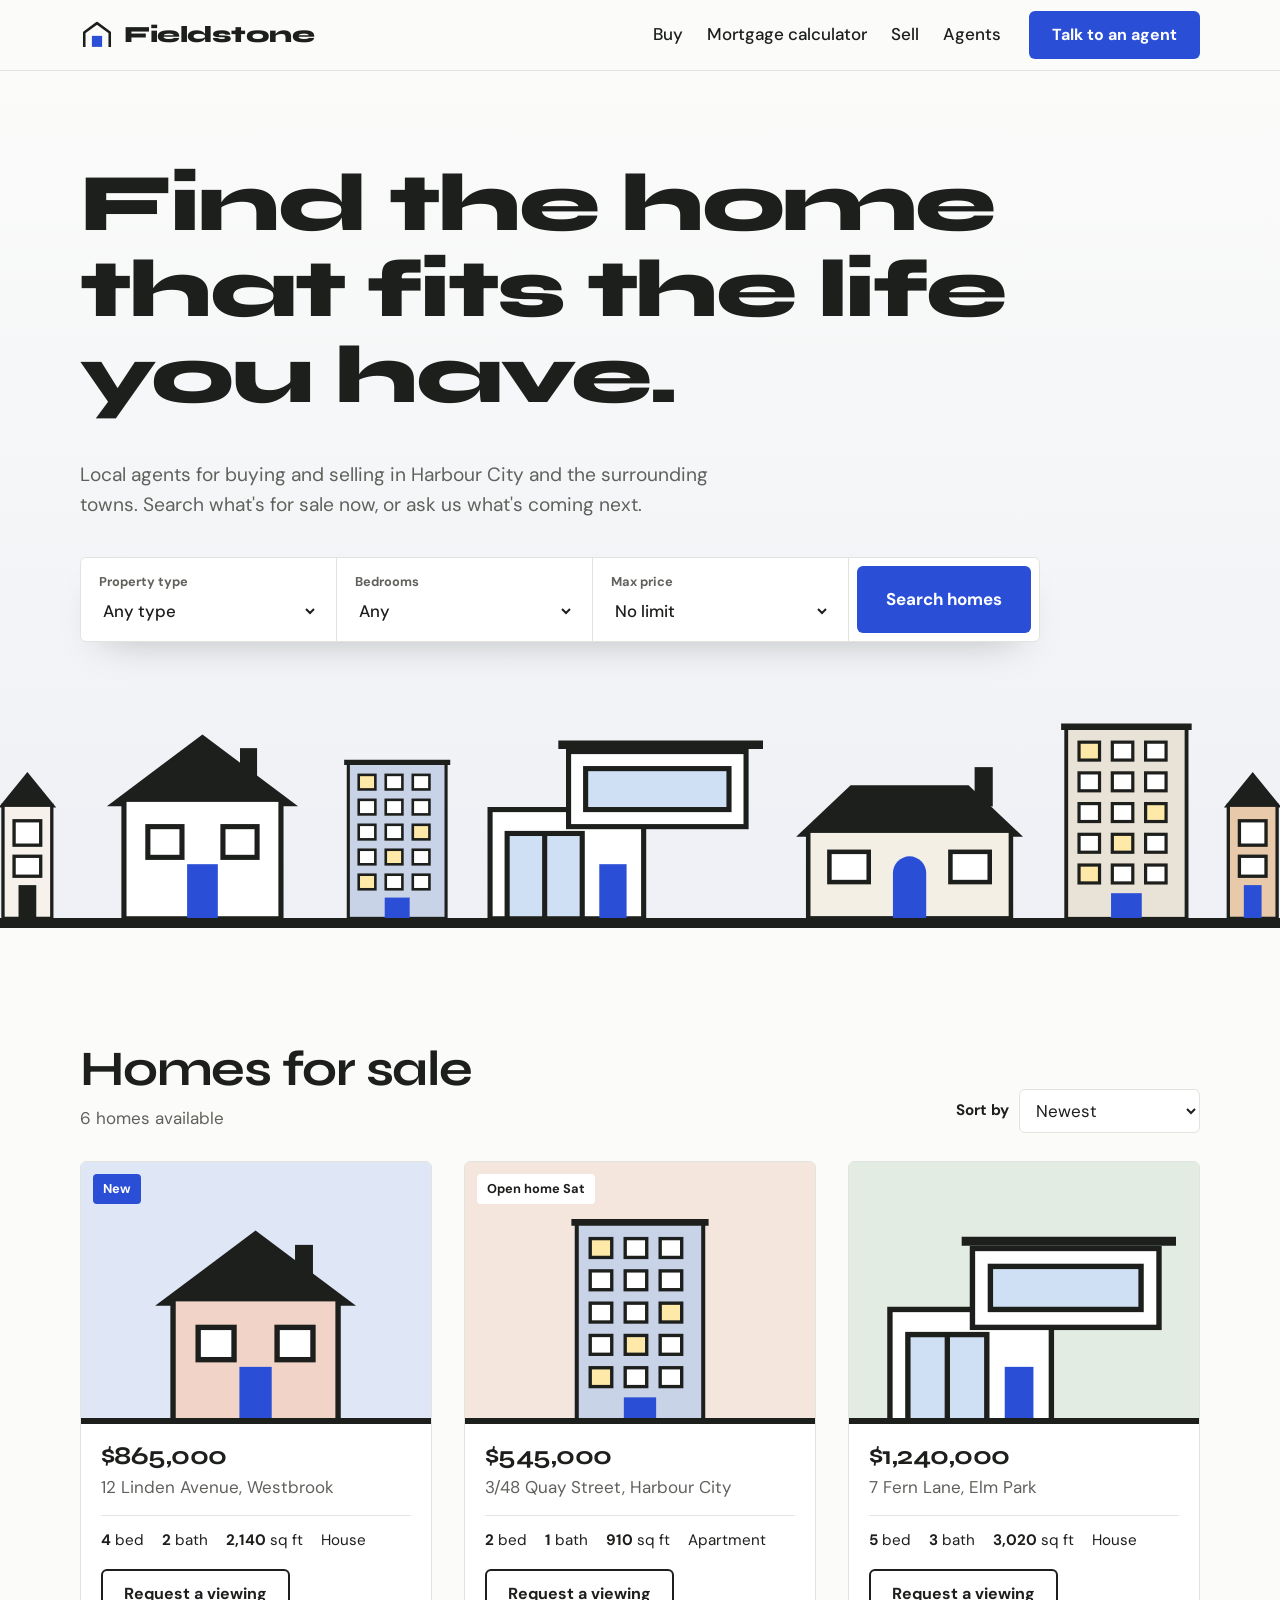
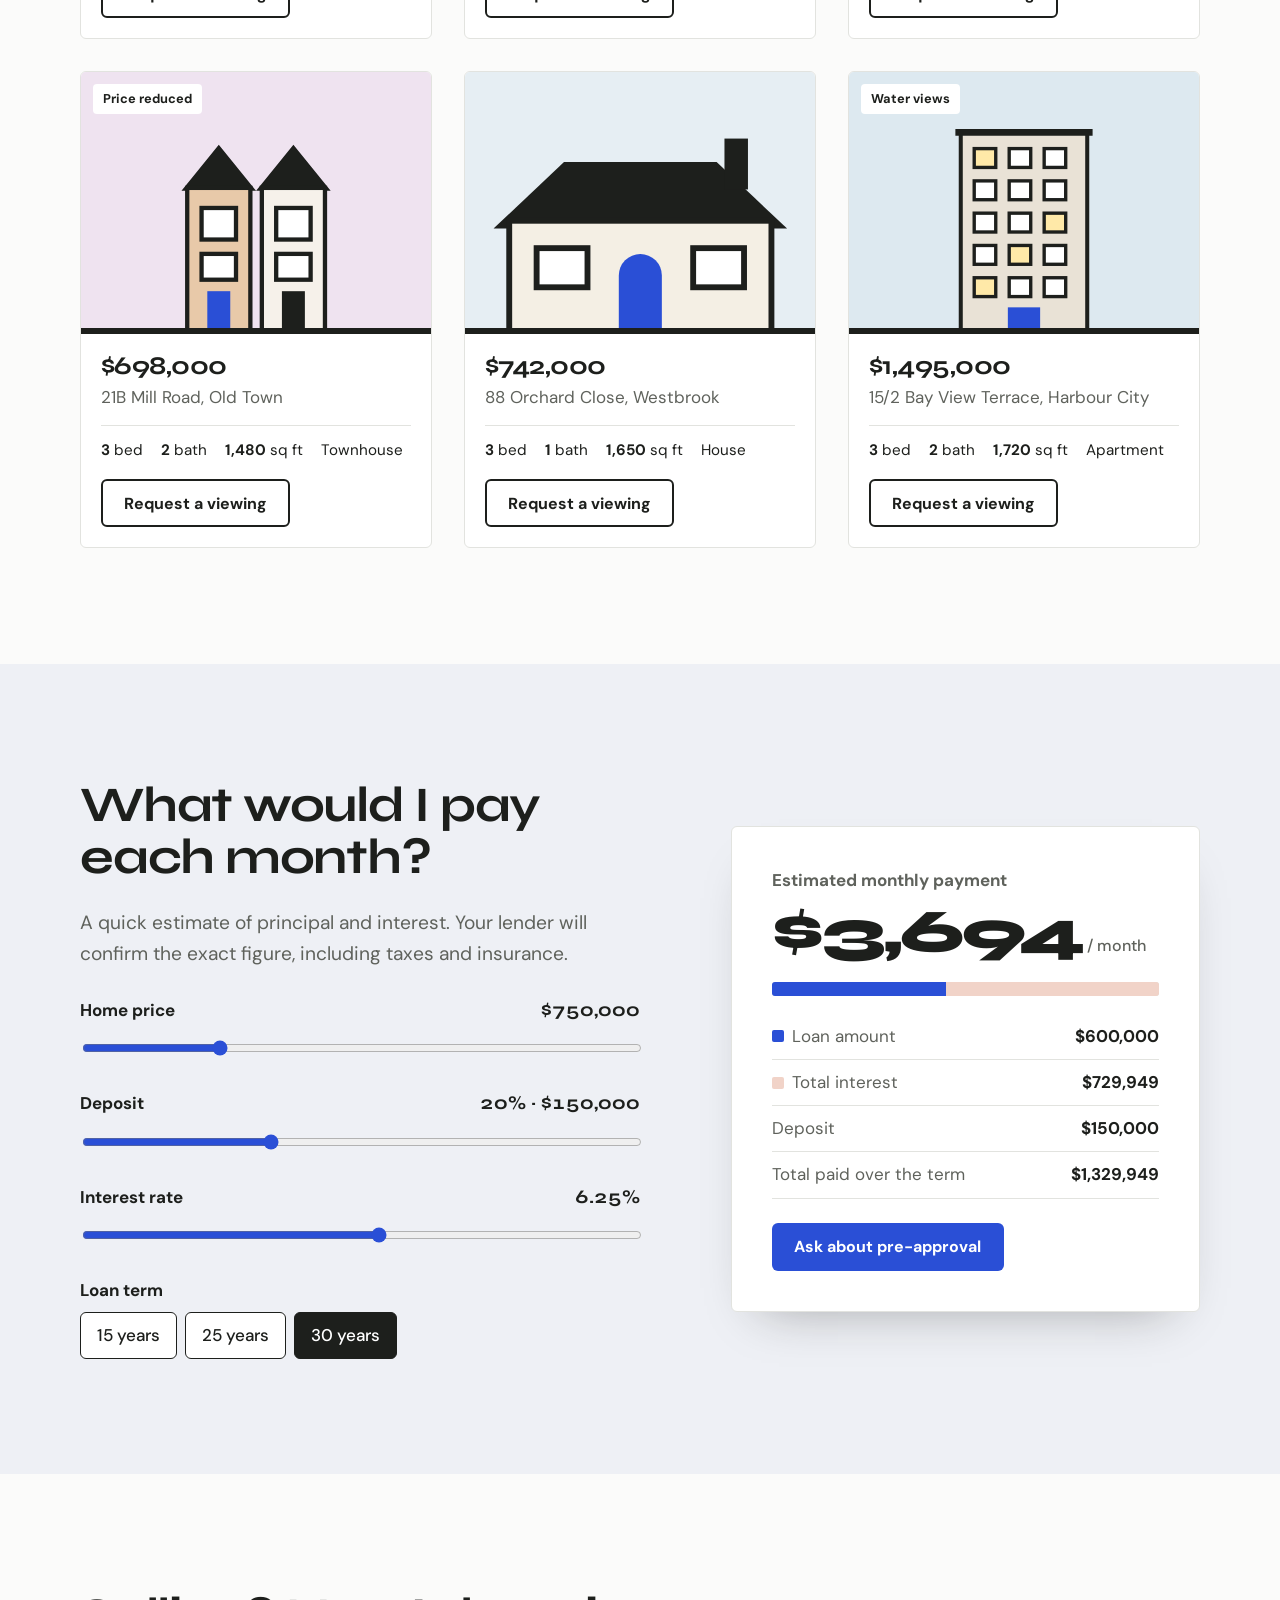
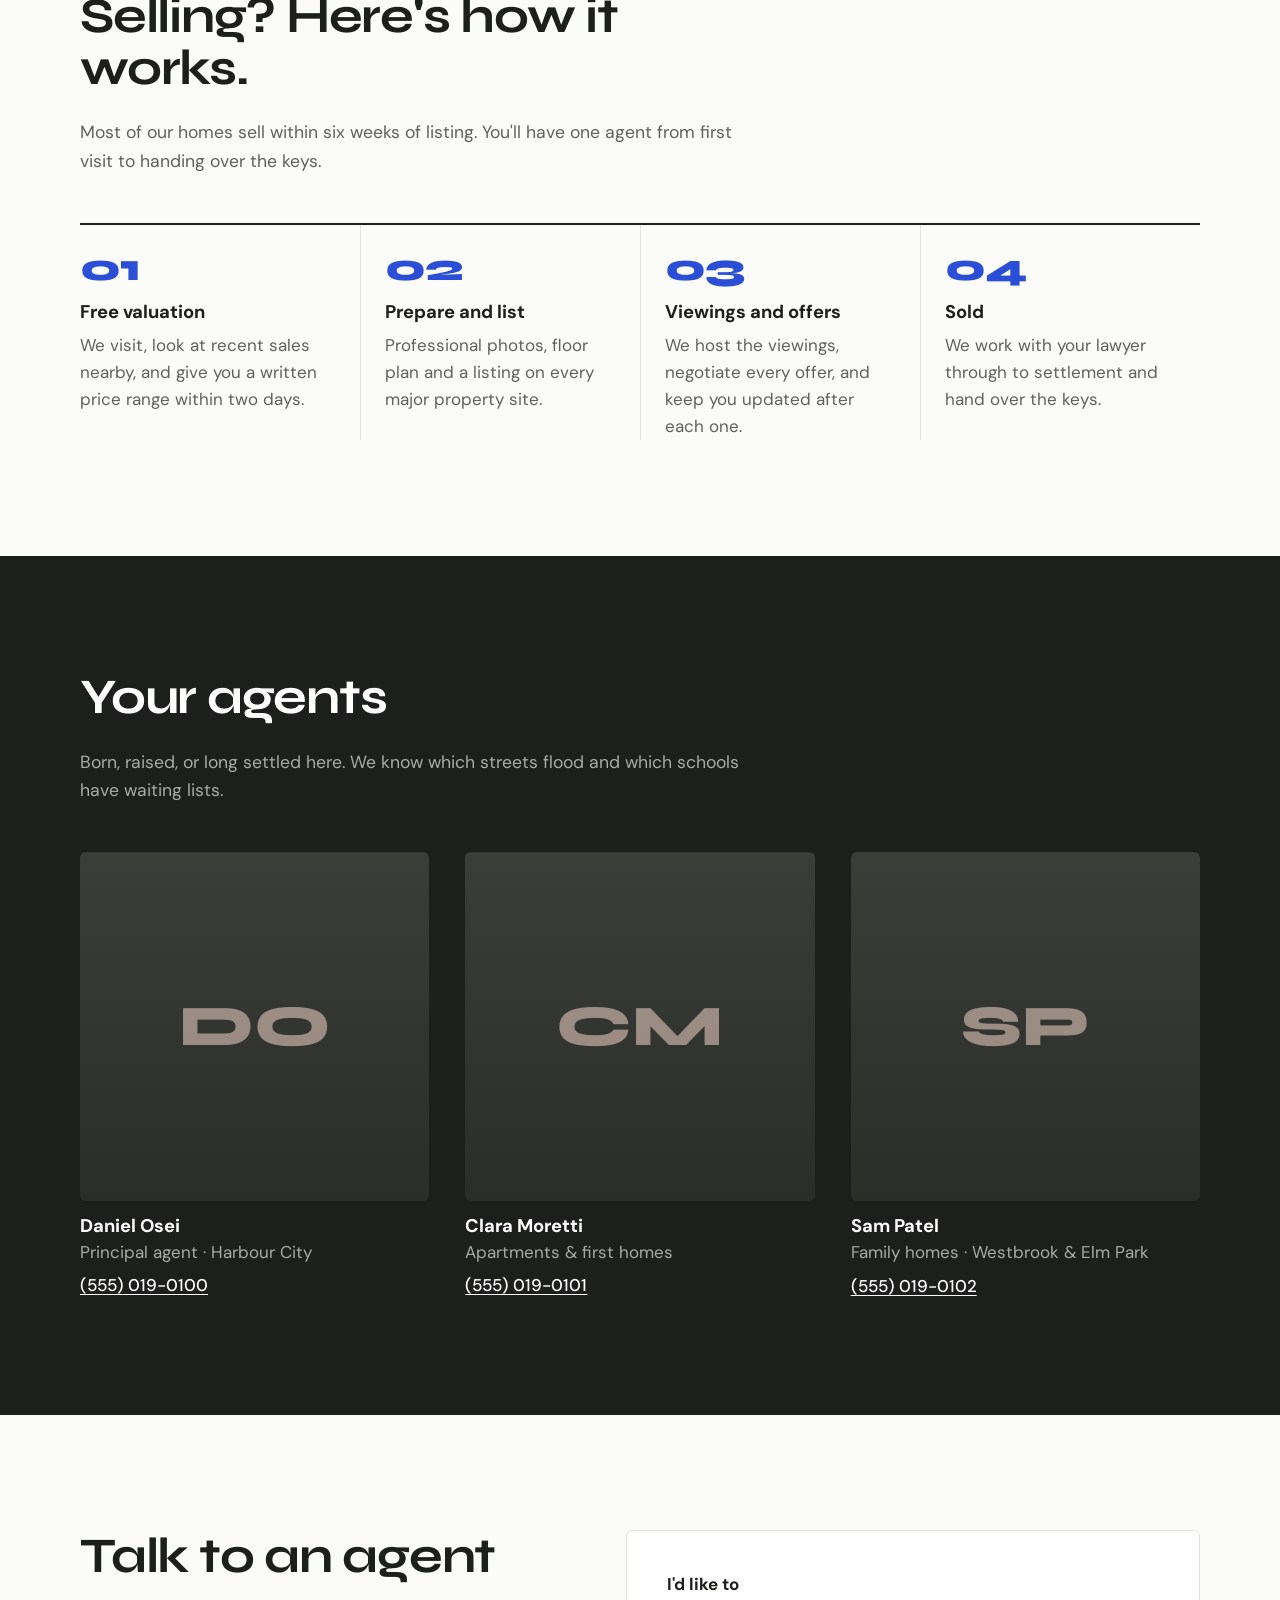
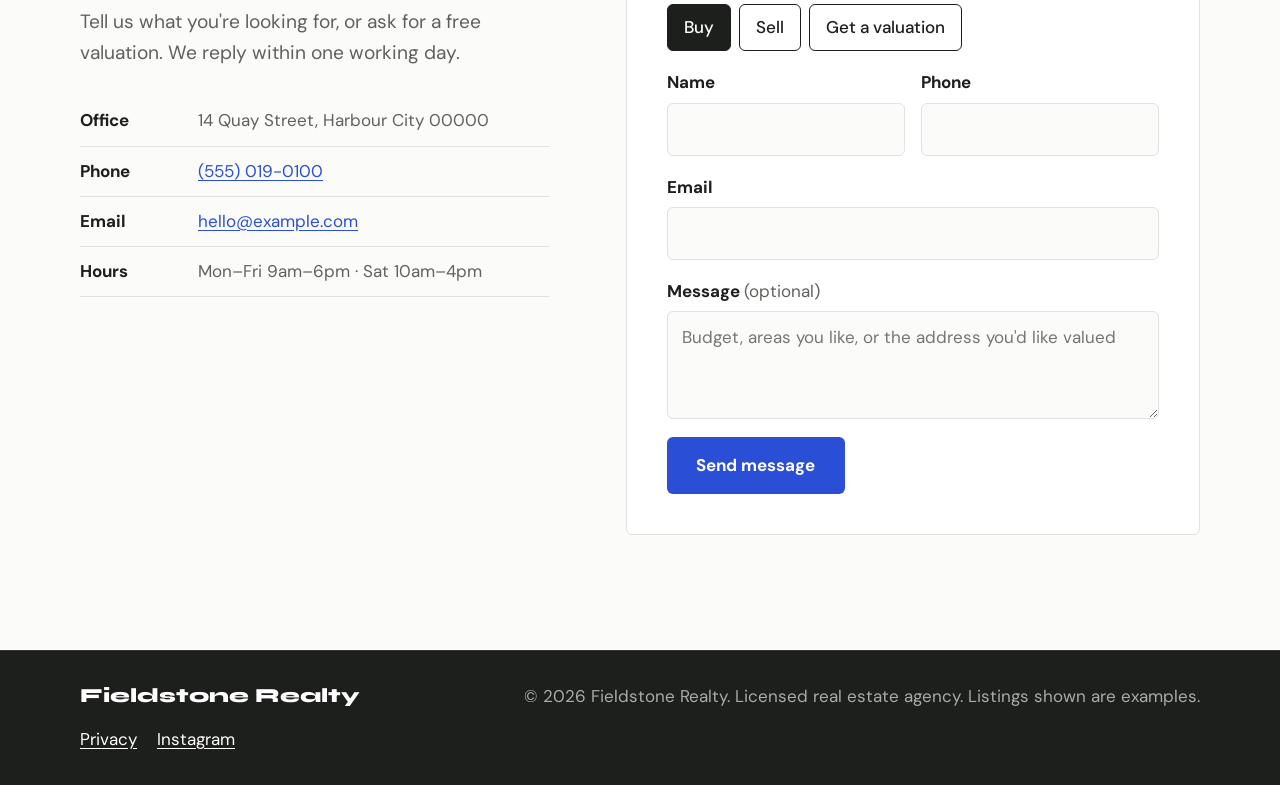
<file: fieldstone-realty/index.html>
<!doctype html>
<html lang="en">
<head>
  <meta charset="utf-8">
  <meta name="viewport" content="width=device-width, initial-scale=1">
  <title>Fieldstone Realty — Homes for Sale & Local Real Estate Agents</title>
  <meta name="description" content="Browse homes for sale, work out your monthly payment, and book a viewing with a local agent.">
  <link rel="preconnect" href="https://fonts.googleapis.com">
  <link rel="preconnect" href="https://fonts.gstatic.com" crossorigin>
  <link href="https://fonts.googleapis.com/css2?family=DM+Sans:opsz,wght@9..40,400;9..40,500;9..40,700&family=Syne:wght@600;700;800&display=swap" rel="stylesheet">
  <link rel="stylesheet" href="assets/css/style.css">
  <link rel="icon" href="assets/img/favicon.svg" type="image/svg+xml">
</head>
<body>

<a class="skip-link" href="#main">Skip to content</a>

<!-- ============ HEADER ============ -->
<header class="site-header">
  <div class="wrap header-inner">
    <a class="brand" href="#top" aria-label="Fieldstone Realty, home">
      <svg class="brand-mark" viewBox="0 0 40 40" aria-hidden="true">
        <path d="M5 34V17L20 6l15 11v17" fill="none" stroke="currentColor" stroke-width="3" stroke-linejoin="round"/>
        <rect x="14" y="21" width="12" height="13" fill="var(--cobalt)"/>
      </svg>
      <span>Fieldstone</span>
    </a>

    <button class="nav-toggle" aria-expanded="false" aria-controls="site-nav">
      <span class="sr-only">Menu</span>
      <span class="bars" aria-hidden="true"></span>
    </button>

    <nav id="site-nav" class="site-nav" aria-label="Main">
      <ul>
        <li><a href="#listings">Buy</a></li>
        <li><a href="#calculator">Mortgage calculator</a></li>
        <li><a href="#sell">Sell</a></li>
        <li><a href="#agents">Agents</a></li>
      </ul>
      <a class="btn btn-cobalt" href="#contact">Talk to an agent</a>
    </nav>
  </div>
</header>

<main id="main">

<!-- ============ HERO + SEARCH ============ -->
<section class="hero" id="top">
  <div class="wrap">
    <h1>Find the home that fits the life you&nbsp;have.</h1>
    <p class="lead">Local agents for buying and selling in Harbour City and the surrounding towns. Search what's for sale now, or ask us what's coming next.</p>

    <!-- The search sets the listing filters below and jumps to the results -->
    <form class="search" data-search role="search" aria-label="Search homes">
      <div class="s-field">
        <label for="s-type">Property type</label>
        <select id="s-type" name="type">
          <option value="all">Any type</option>
          <option value="house">House</option>
          <option value="townhouse">Townhouse</option>
          <option value="apartment">Apartment</option>
        </select>
      </div>
      <div class="s-field">
        <label for="s-beds">Bedrooms</label>
        <select id="s-beds" name="beds">
          <option value="0">Any</option>
          <option value="1">1+</option>
          <option value="2">2+</option>
          <option value="3">3+</option>
          <option value="4">4+</option>
        </select>
      </div>
      <div class="s-field">
        <label for="s-max">Max price</label>
        <select id="s-max" name="max">
          <option value="0">No limit</option>
          <option value="500000">$500k</option>
          <option value="750000">$750k</option>
          <option value="1000000">$1M</option>
          <option value="1500000">$1.5M</option>
        </select>
      </div>
      <button class="btn btn-cobalt btn-lg" type="submit">Search homes</button>
    </form>
  </div>

  <!-- Signature element: a street of homes drawn from the listings -->
  <div class="skyline" data-skyline aria-hidden="true"></div>
</section>

<!-- ============ LISTINGS ============ -->
<section class="section" id="listings">
  <div class="wrap">
    <header class="listings-head">
      <div>
        <h2>Homes for sale</h2>
        <p class="result-count" data-count aria-live="polite"></p>
      </div>
      <div class="sort">
        <label for="sort">Sort by</label>
        <select id="sort" data-sort>
          <option value="new">Newest</option>
          <option value="low">Price: low to high</option>
          <option value="high">Price: high to low</option>
        </select>
      </div>
    </header>

    <ul class="cards" data-cards></ul>
    <div class="no-results" data-empty hidden>
      <p>No homes match those filters right now.</p>
      <button type="button" class="btn btn-line" data-reset>Clear filters</button>
    </div>
  </div>
</section>

<!-- ============ MORTGAGE CALCULATOR ============ -->
<section class="section section-tint" id="calculator">
  <div class="wrap calc-grid">
    <div>
      <h2>What would I pay each month?</h2>
      <p class="lead">A quick estimate of principal and interest. Your lender will confirm the exact figure, including taxes and insurance.</p>

      <form class="calc" data-calc>
        <div class="c-row">
          <label for="c-price">Home price</label>
          <output data-out="price"></output>
          <input id="c-price" name="price" type="range" min="200000" max="2500000" step="10000" value="750000">
        </div>
        <div class="c-row">
          <label for="c-deposit">Deposit</label>
          <output data-out="deposit"></output>
          <input id="c-deposit" name="deposit" type="range" min="5" max="50" step="1" value="20">
        </div>
        <div class="c-row">
          <label for="c-rate">Interest rate</label>
          <output data-out="rate"></output>
          <input id="c-rate" name="rate" type="range" min="2" max="10" step="0.05" value="6.25">
        </div>
        <fieldset class="c-term">
          <legend>Loan term</legend>
          <label><input type="radio" name="term" value="15"><span>15 years</span></label>
          <label><input type="radio" name="term" value="25"><span>25 years</span></label>
          <label><input type="radio" name="term" value="30" checked><span>30 years</span></label>
        </fieldset>
      </form>
    </div>

    <div class="calc-result" aria-live="polite">
      <p class="r-label">Estimated monthly payment</p>
      <p class="r-amount" data-monthly></p>
      <div class="r-bar" aria-hidden="true"><span class="r-principal" data-bar-principal></span><span class="r-interest" data-bar-interest></span></div>
      <dl class="r-list">
        <div><dt><i class="sw sw-p"></i>Loan amount</dt><dd data-loan></dd></div>
        <div><dt><i class="sw sw-i"></i>Total interest</dt><dd data-interest></dd></div>
        <div><dt>Deposit</dt><dd data-deposit></dd></div>
        <div><dt>Total paid over the term</dt><dd data-total></dd></div>
      </dl>
      <a class="btn btn-cobalt" href="#contact">Ask about pre-approval</a>
    </div>
  </div>
</section>

<!-- ============ SELL (a real sequence) ============ -->
<section class="section" id="sell">
  <div class="wrap">
    <header class="section-head">
      <h2>Selling? Here's how it works.</h2>
      <p>Most of our homes sell within six weeks of listing. You'll have one agent from first visit to handing over the keys.</p>
    </header>
    <ol class="steps">
      <li><h3>Free valuation</h3><p>We visit, look at recent sales nearby, and give you a written price range within two days.</p></li>
      <li><h3>Prepare and list</h3><p>Professional photos, floor plan and a listing on every major property site.</p></li>
      <li><h3>Viewings and offers</h3><p>We host the viewings, negotiate every offer, and keep you updated after each one.</p></li>
      <li><h3>Sold</h3><p>We work with your lawyer through to settlement and hand over the keys.</p></li>
    </ol>
  </div>
</section>

<!-- ============ AGENTS ============ -->
<section class="section section-ink" id="agents">
  <div class="wrap">
    <header class="section-head">
      <h2>Your agents</h2>
      <p>Born, raised, or long settled here. We know which streets flood and which schools have waiting lists.</p>
    </header>
    <div class="agents">
      <figure class="agent">
        <div class="headshot" data-initials="DO" role="img" aria-label="Photo of Daniel Osei"></div>
        <figcaption><h3>Daniel Osei</h3><p>Principal agent · Harbour City</p><a href="tel:+15550190100">(555) 019-0100</a></figcaption>
      </figure>
      <figure class="agent">
        <div class="headshot" data-initials="CM" role="img" aria-label="Photo of Clara Moretti"></div>
        <figcaption><h3>Clara Moretti</h3><p>Apartments &amp; first homes</p><a href="tel:+15550190101">(555) 019-0101</a></figcaption>
      </figure>
      <figure class="agent">
        <div class="headshot" data-initials="SP" role="img" aria-label="Photo of Sam Patel"></div>
        <figcaption><h3>Sam Patel</h3><p>Family homes · Westbrook &amp; Elm Park</p><a href="tel:+15550190102">(555) 019-0102</a></figcaption>
      </figure>
    </div>
  </div>
</section>

<!-- ============ CONTACT ============ -->
<section class="section" id="contact">
  <div class="wrap contact-grid">
    <div>
      <h2>Talk to an agent</h2>
      <p class="lead">Tell us what you're looking for, or ask for a free valuation. We reply within one working day.</p>
      <dl class="office">
        <div><dt>Office</dt><dd>14 Quay Street, Harbour City 00000</dd></div>
        <div><dt>Phone</dt><dd><a href="tel:+15550190100">(555) 019-0100</a></dd></div>
        <div><dt>Email</dt><dd><a href="mailto:hello@example.com">hello@example.com</a></dd></div>
        <div><dt>Hours</dt><dd>Mon–Fri 9am–6pm · Sat 10am–4pm</dd></div>
      </dl>
    </div>

    <form class="contact-form" novalidate data-contact-form>
      <fieldset class="field">
        <legend>I'd like to</legend>
        <div class="chips">
          <label><input type="radio" name="topic" value="Buy" checked><span>Buy</span></label>
          <label><input type="radio" name="topic" value="Sell"><span>Sell</span></label>
          <label><input type="radio" name="topic" value="Free valuation"><span>Get a valuation</span></label>
        </div>
      </fieldset>
      <div class="field-row">
        <div class="field">
          <label for="ct-name">Name</label>
          <input id="ct-name" name="name" type="text" autocomplete="name" required>
          <p class="error">Enter your name.</p>
        </div>
        <div class="field">
          <label for="ct-phone">Phone</label>
          <input id="ct-phone" name="phone" type="tel" autocomplete="tel" required>
          <p class="error">Enter a phone number we can call.</p>
        </div>
      </div>
      <div class="field">
        <label for="ct-email">Email</label>
        <input id="ct-email" name="email" type="email" autocomplete="email" required>
        <p class="error">Enter an email address like name@example.com.</p>
      </div>
      <div class="field">
        <label for="ct-msg">Message <span class="optional">(optional)</span></label>
        <textarea id="ct-msg" name="message" rows="3" placeholder="Budget, areas you like, or the address you'd like valued"></textarea>
      </div>
      <button class="btn btn-cobalt btn-lg" type="submit">Send message</button>
      <p class="form-success" role="status" hidden>Message sent. An agent will contact you within one working day.</p>
    </form>
  </div>
</section>

</main>

<!-- ============ FOOTER ============ -->
<footer class="site-footer">
  <div class="wrap footer-inner">
    <p class="footer-brand">Fieldstone Realty</p>
    <p>© <span data-year></span> Fieldstone Realty. Licensed real estate agency. Listings shown are examples.</p>
    <ul class="footer-links">
      <li><a href="#">Privacy</a></li>
      <li><a href="#">Instagram</a></li>
    </ul>
  </div>
</footer>

<!-- Viewing request dialog (opened from a listing card) -->
<dialog class="viewing" data-viewing aria-labelledby="v-title">
  <form method="dialog" class="viewing-form" novalidate data-viewing-form>
    <h3 id="v-title">Request a viewing</h3>
    <p class="v-home" data-v-home></p>
    <div class="field">
      <label for="v-name">Name</label>
      <input id="v-name" name="name" type="text" autocomplete="name" required>
      <p class="error">Enter your name.</p>
    </div>
    <div class="field">
      <label for="v-phone">Phone</label>
      <input id="v-phone" name="phone" type="tel" autocomplete="tel" required>
      <p class="error">Enter a phone number we can call.</p>
    </div>
    <fieldset class="field">
      <legend>Preferred time</legend>
      <div class="chips">
        <label><input type="radio" name="when" value="Weekday" checked><span>Weekday</span></label>
        <label><input type="radio" name="when" value="Evening"><span>Evening</span></label>
        <label><input type="radio" name="when" value="Weekend"><span>Weekend</span></label>
      </div>
    </fieldset>
    <p class="form-success" role="status" hidden data-v-success>Request sent. The agent will call you to confirm a time.</p>
    <div class="v-actions">
      <button class="btn btn-line" value="cancel" formnovalidate data-v-close>Close</button>
      <button class="btn btn-cobalt" value="send" data-v-send>Request viewing</button>
    </div>
  </form>
</dialog>

<script src="assets/js/main.js"></script>
</body>
</html>
</file>
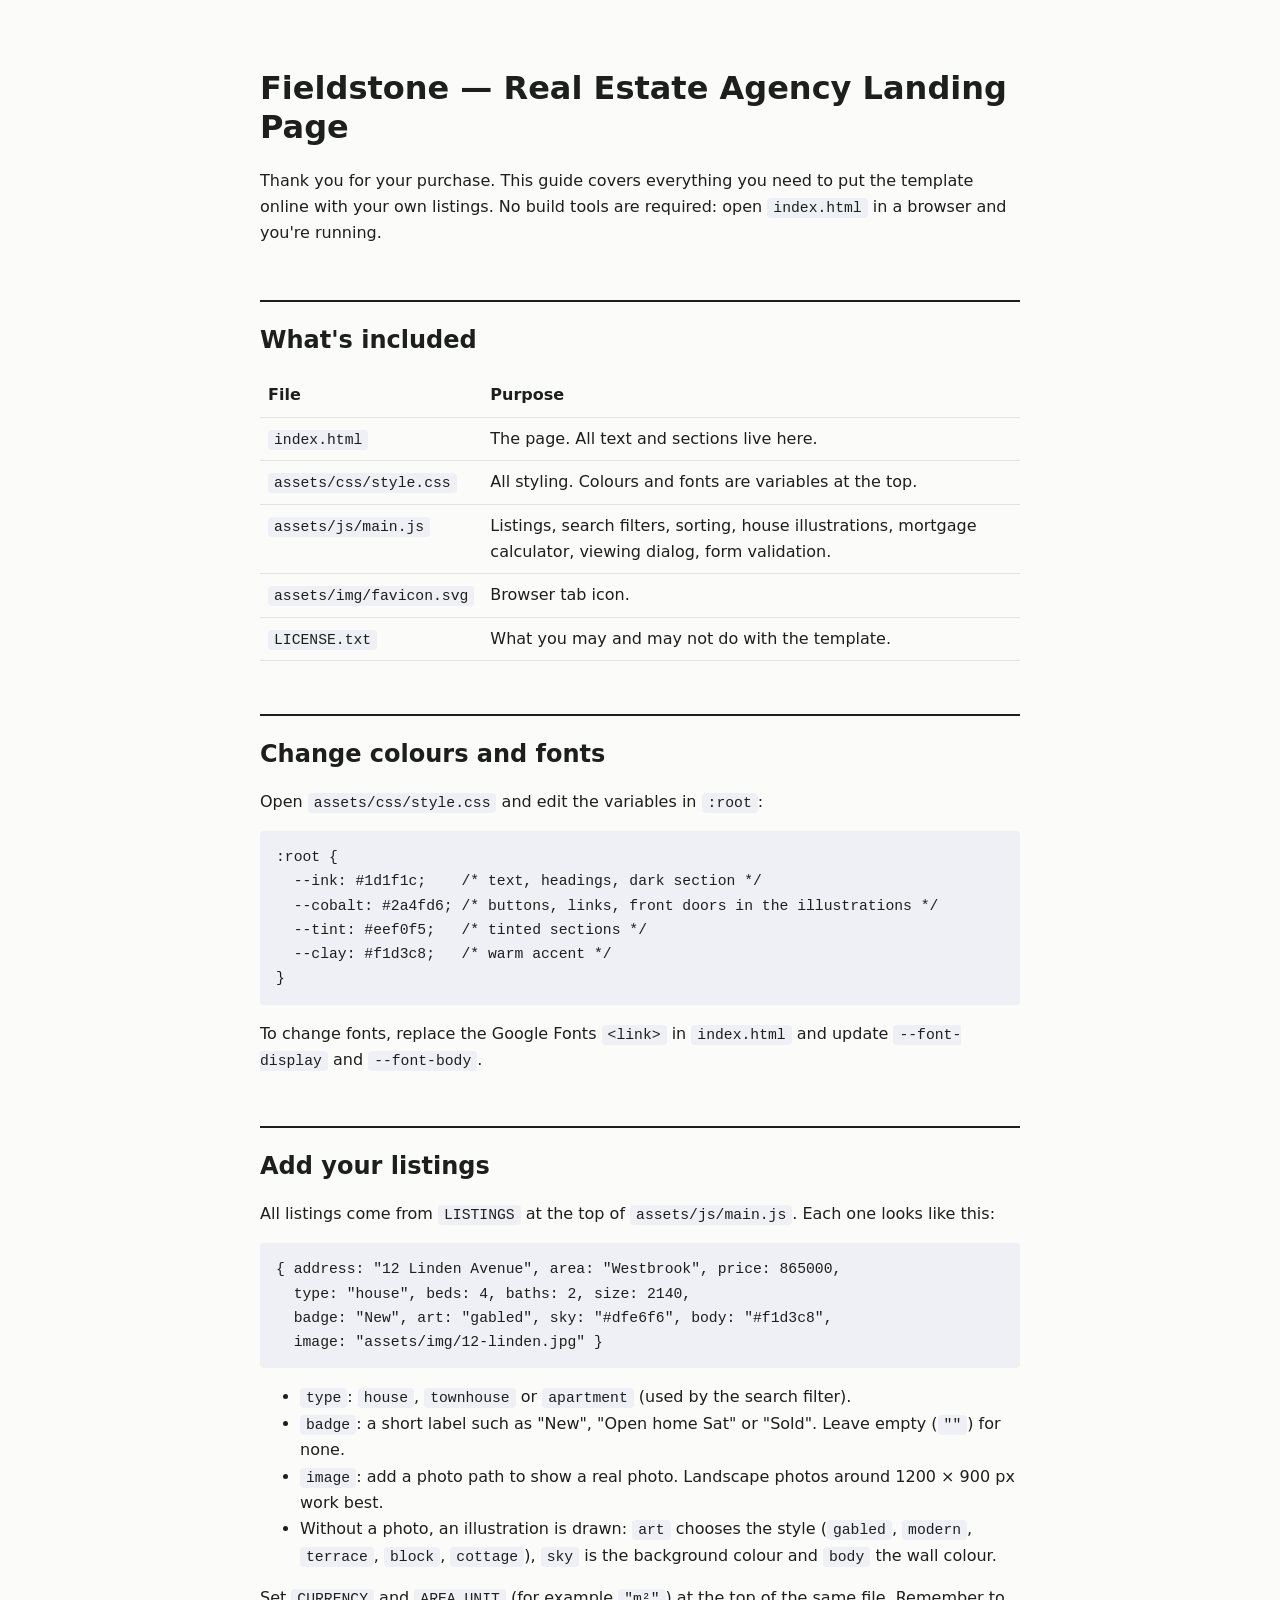
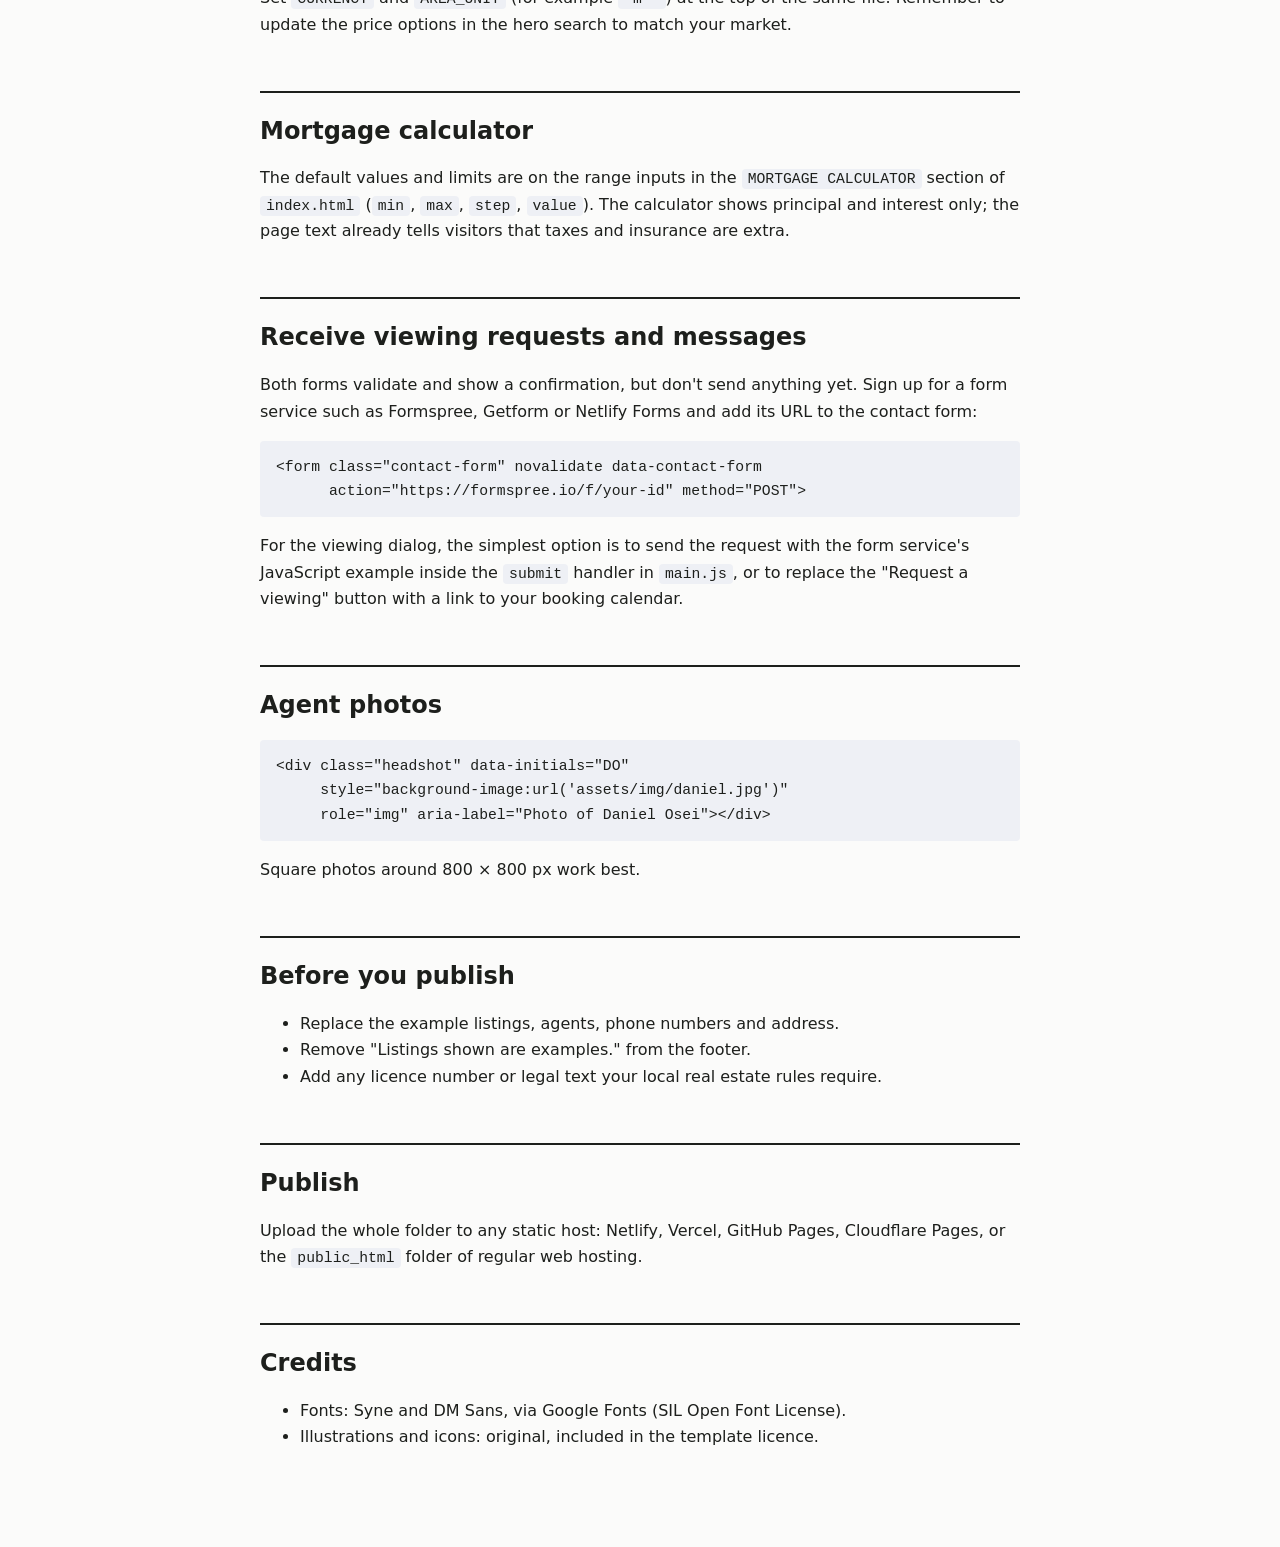
<file: fieldstone-realty/documentation.html>
<!doctype html>
<html lang="en">
<head>
<meta charset="utf-8">
<meta name="viewport" content="width=device-width, initial-scale=1">
<title>Fieldstone — Documentation</title>
<style>
  body { font: 16px/1.65 system-ui, sans-serif; color: #1d1f1c; background: #fbfbfa; margin: 0; }
  main { max-width: 760px; margin: 0 auto; padding: 48px 20px 80px; }
  h1, h2 { line-height: 1.2; }
  h2 { margin-top: 2.2em; padding-top: 1em; border-top: 2px solid #1d1f1c; }
  code, pre { font-family: ui-monospace, Menlo, monospace; font-size: .92em; background: #eef0f5; border-radius: 4px; }
  code { padding: 2px 6px; }
  pre { padding: 14px 16px; overflow-x: auto; }
  table { border-collapse: collapse; width: 100%; }
  th, td { text-align: left; padding: 8px; border-bottom: 1px solid #e2e3df; vertical-align: top; }
</style>
</head>
<body>
<main>
<h1>Fieldstone — Real Estate Agency Landing Page</h1>
<p>Thank you for your purchase. This guide covers everything you need to put the template online with your own listings. No build tools are required: open <code>index.html</code> in a browser and you're running.</p>

<h2>What's included</h2>
<table>
  <tr><th>File</th><th>Purpose</th></tr>
  <tr><td><code>index.html</code></td><td>The page. All text and sections live here.</td></tr>
  <tr><td><code>assets/css/style.css</code></td><td>All styling. Colours and fonts are variables at the top.</td></tr>
  <tr><td><code>assets/js/main.js</code></td><td>Listings, search filters, sorting, house illustrations, mortgage calculator, viewing dialog, form validation.</td></tr>
  <tr><td><code>assets/img/favicon.svg</code></td><td>Browser tab icon.</td></tr>
  <tr><td><code>LICENSE.txt</code></td><td>What you may and may not do with the template.</td></tr>
</table>

<h2>Change colours and fonts</h2>
<p>Open <code>assets/css/style.css</code> and edit the variables in <code>:root</code>:</p>
<pre>:root {
  --ink: #1d1f1c;    /* text, headings, dark section */
  --cobalt: #2a4fd6; /* buttons, links, front doors in the illustrations */
  --tint: #eef0f5;   /* tinted sections */
  --clay: #f1d3c8;   /* warm accent */
}</pre>
<p>To change fonts, replace the Google Fonts <code>&lt;link&gt;</code> in <code>index.html</code> and update <code>--font-display</code> and <code>--font-body</code>.</p>

<h2>Add your listings</h2>
<p>All listings come from <code>LISTINGS</code> at the top of <code>assets/js/main.js</code>. Each one looks like this:</p>
<pre>{ address: "12 Linden Avenue", area: "Westbrook", price: 865000,
  type: "house", beds: 4, baths: 2, size: 2140,
  badge: "New", art: "gabled", sky: "#dfe6f6", body: "#f1d3c8",
  image: "assets/img/12-linden.jpg" }</pre>
<ul>
  <li><code>type</code>: <code>house</code>, <code>townhouse</code> or <code>apartment</code> (used by the search filter).</li>
  <li><code>badge</code>: a short label such as "New", "Open home Sat" or "Sold". Leave empty (<code>""</code>) for none.</li>
  <li><code>image</code>: add a photo path to show a real photo. Landscape photos around 1200 × 900 px work best.</li>
  <li>Without a photo, an illustration is drawn: <code>art</code> chooses the style (<code>gabled</code>, <code>modern</code>, <code>terrace</code>, <code>block</code>, <code>cottage</code>), <code>sky</code> is the background colour and <code>body</code> the wall colour.</li>
</ul>
<p>Set <code>CURRENCY</code> and <code>AREA_UNIT</code> (for example <code>"m²"</code>) at the top of the same file. Remember to update the price options in the hero search to match your market.</p>

<h2>Mortgage calculator</h2>
<p>The default values and limits are on the range inputs in the <code>MORTGAGE CALCULATOR</code> section of <code>index.html</code> (<code>min</code>, <code>max</code>, <code>step</code>, <code>value</code>). The calculator shows principal and interest only; the page text already tells visitors that taxes and insurance are extra.</p>

<h2>Receive viewing requests and messages</h2>
<p>Both forms validate and show a confirmation, but don't send anything yet. Sign up for a form service such as Formspree, Getform or Netlify Forms and add its URL to the contact form:</p>
<pre>&lt;form class="contact-form" novalidate data-contact-form
      action="https://formspree.io/f/your-id" method="POST"&gt;</pre>
<p>For the viewing dialog, the simplest option is to send the request with the form service's JavaScript example inside the <code>submit</code> handler in <code>main.js</code>, or to replace the "Request a viewing" button with a link to your booking calendar.</p>

<h2>Agent photos</h2>
<pre>&lt;div class="headshot" data-initials="DO"
     style="background-image:url('assets/img/daniel.jpg')"
     role="img" aria-label="Photo of Daniel Osei"&gt;&lt;/div&gt;</pre>
<p>Square photos around 800 × 800 px work best.</p>

<h2>Before you publish</h2>
<ul>
  <li>Replace the example listings, agents, phone numbers and address.</li>
  <li>Remove "Listings shown are examples." from the footer.</li>
  <li>Add any licence number or legal text your local real estate rules require.</li>
</ul>

<h2>Publish</h2>
<p>Upload the whole folder to any static host: Netlify, Vercel, GitHub Pages, Cloudflare Pages, or the <code>public_html</code> folder of regular web hosting.</p>

<h2>Credits</h2>
<ul>
  <li>Fonts: Syne and DM Sans, via Google Fonts (SIL Open Font License).</li>
  <li>Illustrations and icons: original, included in the template licence.</li>
</ul>
</main>
</body>
</html>
</file>
<file: fieldstone-realty/assets/css/style.css>
/* ==========================================================
   Fieldstone Realty — real estate landing page template
   Rebrand the whole page from the variables in :root.
   ========================================================== */

:root {
  /* Brand colours */
  --ink: #1d1f1c;         /* text, headings, dark section */
  --ink-soft: #3a3d38;
  --cobalt: #2a4fd6;      /* buttons, links, accents */
  --cobalt-deep: #1e3cad;
  --tint: #eef0f5;        /* tinted section */
  --clay: #f1d3c8;        /* warm accent in illustrations */
  --paper: #fbfbfa;       /* page background */
  --muted: #5f625c;
  --line: #e2e3df;
  --danger: #b3261e;

  /* Type */
  --font-display: "Syne", system-ui, sans-serif;
  --font-body: "DM Sans", system-ui, sans-serif;

  /* Layout */
  --wrap: 1200px;
  --gutter: clamp(16px, 4vw, 40px);
  --radius: 6px;
  --section-space: clamp(64px, 9vw, 116px);
}

/* ---------- Base ---------- */
*, *::before, *::after { box-sizing: border-box; }
[hidden] { display: none !important; }
html { scroll-behavior: smooth; scroll-padding-top: 80px; }
body { margin: 0; background: var(--paper); color: var(--ink); font: 400 1.0625rem/1.6 var(--font-body); -webkit-font-smoothing: antialiased; }
img, svg { display: block; max-width: 100%; }
h1, h2, h3 { margin: 0 0 .5em; line-height: 1.05; }
h1, h2 { font-family: var(--font-display); font-weight: 700; letter-spacing: -0.025em; }
h1 { font-size: clamp(2.6rem, 6.4vw, 5.4rem); font-weight: 800; }
h2 { font-size: clamp(2rem, 4vw, 3.1rem); }
h3 { font-size: 1.15rem; font-weight: 700; }
p { margin: 0 0 1em; }
a { color: var(--cobalt); text-underline-offset: 3px; }
:focus-visible { outline: 3px solid var(--cobalt); outline-offset: 3px; }

.wrap { max-width: var(--wrap); margin: 0 auto; padding: 0 var(--gutter); }
.sr-only { position: absolute; width: 1px; height: 1px; overflow: hidden; clip: rect(0 0 0 0); white-space: nowrap; }
.skip-link { position: absolute; left: -999px; top: 8px; background: var(--ink); color: #fff; padding: 8px 14px; z-index: 100; }
.skip-link:focus { left: 8px; }
.lead { font-size: clamp(1.1rem, 1.5vw, 1.25rem); color: var(--muted); max-width: 34em; }

/* ---------- Buttons ---------- */
.btn { display: inline-flex; align-items: center; justify-content: center; padding: .8em 1.3em; border-radius: var(--radius); border: 2px solid transparent; font: 700 1rem/1.2 var(--font-body); text-decoration: none; cursor: pointer; white-space: nowrap; transition: background-color .15s, border-color .15s; }
.btn-lg { padding: .95em 1.6em; font-size: 1.0625rem; }
.btn-cobalt { background: var(--cobalt); color: #fff; }
.btn-cobalt:hover { background: var(--cobalt-deep); }
.btn-line { border-color: var(--ink); color: var(--ink); background: transparent; }
.btn-line:hover { background: var(--tint); }

/* ---------- Header ---------- */
.site-header { position: sticky; top: 0; z-index: 50; background: color-mix(in srgb, var(--paper) 92%, transparent); backdrop-filter: blur(8px); border-bottom: 1px solid var(--line); }
.header-inner { display: flex; align-items: center; justify-content: space-between; min-height: 70px; gap: 24px; }
.brand { display: flex; align-items: center; gap: 10px; font: 800 1.45rem/1 var(--font-display); color: var(--ink); text-decoration: none; letter-spacing: -0.02em; }
.brand-mark { width: 34px; height: 34px; color: var(--ink); }
.site-nav { display: flex; align-items: center; gap: 28px; }
.site-nav ul { display: flex; gap: 24px; list-style: none; margin: 0; padding: 0; }
.site-nav ul a { text-decoration: none; font-weight: 500; color: var(--ink); }
.site-nav ul a:hover { color: var(--cobalt); }
.nav-toggle { display: none; background: none; border: 0; width: 44px; height: 44px; cursor: pointer; }
.bars, .bars::before, .bars::after { display: block; width: 24px; height: 2px; background: var(--ink); margin: 0 auto; position: relative; transition: transform .2s; }
.bars::before, .bars::after { content: ""; position: absolute; left: 0; }
.bars::before { top: -7px; }
.bars::after { top: 7px; }
.nav-toggle[aria-expanded="true"] .bars { background: transparent; }
.nav-toggle[aria-expanded="true"] .bars::before { transform: translateY(7px) rotate(45deg); }
.nav-toggle[aria-expanded="true"] .bars::after { transform: translateY(-7px) rotate(-45deg); }

/* ---------- Hero ---------- */
.hero { padding-top: clamp(48px, 7vw, 96px); background: linear-gradient(180deg, var(--paper) 0%, var(--tint) 100%); overflow: hidden; }
.hero h1 { max-width: 12em; }
.search {
  display: grid; grid-template-columns: repeat(3, 1fr) auto; gap: 0; align-items: end;
  margin-top: 36px; background: #fff; border: 1px solid var(--line); border-radius: var(--radius);
  box-shadow: 0 18px 40px -24px rgba(29, 31, 28, .35); max-width: 960px;
}
.s-field { display: grid; gap: 2px; padding: 14px 18px; border-right: 1px solid var(--line); }
.s-field label { font-size: .8rem; font-weight: 700; color: var(--muted); }
.s-field select { border: 0; padding: 4px 0; font: 500 1.05rem/1.3 var(--font-body); color: var(--ink); background: transparent; cursor: pointer; }
.s-field select:focus { outline: none; }
.s-field:focus-within { background: var(--tint); }
.search .btn { margin: 8px; align-self: stretch; }

/* The signature element: a street of illustrated homes */
.skyline { display: flex; align-items: flex-end; justify-content: center; gap: clamp(6px, 1.5vw, 18px); margin-top: clamp(40px, 6vw, 72px); padding: 0 var(--gutter); border-bottom: 10px solid var(--ink); min-height: 120px; }
.skyline svg { height: clamp(90px, 13vw, 170px); width: auto; flex: none; }
.skyline svg:nth-child(even) { height: clamp(110px, 16vw, 210px); }

/* ---------- Sections ---------- */
.section { padding: var(--section-space) 0; }
.section-tint { background: var(--tint); }
.section-ink { background: var(--ink); color: #d8dad5; }
.section-ink h2, .section-ink h3 { color: #fff; }
.section-head { max-width: 40em; margin-bottom: clamp(28px, 4vw, 48px); }
.section-head p { color: var(--muted); font-size: 1.1rem; }
.section-ink .section-head p { color: #a9aca5; }

/* Listings */
.listings-head { display: flex; justify-content: space-between; align-items: end; gap: 20px; margin-bottom: 28px; flex-wrap: wrap; }
.listings-head h2 { margin-bottom: .2em; }
.result-count { color: var(--muted); margin: 0; }
.sort { display: flex; align-items: center; gap: 10px; }
.sort label { font-weight: 700; font-size: .95rem; }
.sort select, .viewing select { font: inherit; padding: 9px 12px; border: 1.5px solid var(--line); border-radius: var(--radius); background: #fff; color: var(--ink); }
.cards { list-style: none; margin: 0; padding: 0; display: grid; grid-template-columns: repeat(3, 1fr); gap: clamp(18px, 2.5vw, 32px); }
.card { background: #fff; border: 1px solid var(--line); border-radius: var(--radius); overflow: hidden; display: flex; flex-direction: column; }
.card-photo { position: relative; aspect-ratio: 4 / 3; background: var(--sky, var(--tint)); display: flex; align-items: flex-end; justify-content: center; overflow: hidden; background-size: cover; background-position: center; }
.card-photo svg { height: 82%; width: auto; }
.card-photo::after { content: ""; position: absolute; left: 0; right: 0; bottom: 0; height: 6px; background: var(--ink); }
.card-photo.has-image::after { content: none; }
.badge { position: absolute; top: 12px; left: 12px; background: #fff; color: var(--ink); font-size: .8rem; font-weight: 700; padding: 5px 10px; border-radius: 4px; }
.badge.new { background: var(--cobalt); color: #fff; }
.card-body { padding: 18px 20px 20px; display: flex; flex-direction: column; flex: 1; }
.price { font: 700 1.6rem/1.1 var(--font-display); letter-spacing: -0.02em; margin: 0 0 4px; }
.address { color: var(--muted); margin: 0 0 14px; }
.facts { display: flex; flex-wrap: wrap; gap: 6px 18px; list-style: none; padding: 12px 0 0; margin: auto 0 16px; border-top: 1px solid var(--line); font-size: .95rem; }
.facts b { font-weight: 700; }
.card .btn { align-self: flex-start; }
.no-results { padding: 40px 0; text-align: center; color: var(--muted); }

/* Mortgage calculator */
.calc-grid { display: grid; grid-template-columns: 1.1fr .9fr; gap: clamp(32px, 6vw, 80px); align-items: center; }
.calc { margin-top: 28px; display: grid; gap: 26px; max-width: 560px; }
.c-row { display: grid; grid-template-columns: 1fr auto; gap: 8px 16px; align-items: baseline; }
.c-row label { font-weight: 700; }
.c-row output { font: 700 1.2rem/1 var(--font-display); font-variant-numeric: tabular-nums; }
.c-row input { grid-column: 1 / -1; width: 100%; accent-color: var(--cobalt); height: 28px; }
.c-term { border: 0; padding: 0; margin: 0; display: flex; flex-wrap: wrap; gap: 8px; }
.c-term legend { font-weight: 700; margin-bottom: 8px; padding: 0; width: 100%; }
.c-term label, .chips label { position: relative; cursor: pointer; }
.c-term input, .chips input { position: absolute; opacity: 0; inset: 0; cursor: pointer; }
.c-term span, .chips span { display: block; padding: 9px 16px; border: 1.5px solid var(--ink); border-radius: var(--radius); font-weight: 500; background: #fff; }
.c-term input:checked + span, .chips input:checked + span { background: var(--ink); color: #fff; }
.c-term input:focus-visible + span, .chips input:focus-visible + span { outline: 3px solid var(--cobalt); outline-offset: 2px; }
.calc-result { background: #fff; border-radius: var(--radius); padding: clamp(24px, 4vw, 40px); border: 1px solid var(--line); box-shadow: 0 24px 50px -30px rgba(29, 31, 28, .4); }
.r-label { color: var(--muted); font-weight: 700; margin: 0; }
.r-amount { font: 800 clamp(2.8rem, 5vw, 3.8rem)/1.05 var(--font-display); letter-spacing: -0.03em; margin: 6px 0 18px; font-variant-numeric: tabular-nums; }
.r-amount small { font: 500 1rem/1 var(--font-body); color: var(--muted); letter-spacing: 0; }
.r-bar { display: flex; height: 14px; border-radius: 3px; overflow: hidden; background: var(--line); }
.r-principal { background: var(--cobalt); transition: width .3s; }
.r-interest { background: var(--clay); transition: width .3s; }
.r-list { margin: 18px 0 24px; }
.r-list div { display: flex; justify-content: space-between; gap: 16px; padding: 9px 0; border-bottom: 1px solid var(--line); }
.r-list dt { color: var(--muted); display: flex; align-items: center; gap: 8px; }
.r-list dd { margin: 0; font-weight: 700; font-variant-numeric: tabular-nums; }
.sw { width: 12px; height: 12px; border-radius: 2px; display: inline-block; }
.sw-p { background: var(--cobalt); }
.sw-i { background: var(--clay); }

/* Steps */
.steps { list-style: none; margin: 0; padding: 0; display: grid; grid-template-columns: repeat(4, 1fr); gap: 0; counter-reset: step; border-top: 2px solid var(--ink); }
.steps li { counter-increment: step; padding: 24px 24px 0 0; position: relative; }
.steps li + li { padding-left: 24px; border-left: 1px solid var(--line); }
.steps li::before { content: counter(step, decimal-leading-zero); display: block; font: 800 2.4rem/1 var(--font-display); color: var(--cobalt); margin-bottom: 16px; letter-spacing: -0.03em; }
.steps p { color: var(--muted); margin: 0; }

/* Agents */
.agents { display: grid; grid-template-columns: repeat(3, 1fr); gap: clamp(20px, 3vw, 36px); }
.agent { margin: 0; }
.headshot { aspect-ratio: 1; border-radius: var(--radius); background: linear-gradient(180deg, #3a3d38, #2b2d29); background-size: cover; background-position: center; display: grid; place-items: center; margin-bottom: 16px; }
.headshot::before { content: attr(data-initials); font: 800 clamp(2.4rem, 5vw, 3.6rem)/1 var(--font-display); color: var(--clay); opacity: .55; }
.headshot[style*="background-image"]::before { content: none; }
.agent h3 { margin-bottom: .15em; }
.agent p { margin: 0 0 6px; color: #a9aca5; }
.agent a { color: #fff; font-weight: 500; }

/* Contact */
.contact-grid { display: grid; grid-template-columns: .9fr 1.1fr; gap: clamp(32px, 6vw, 80px); align-items: start; }
.office { margin: 28px 0 0; }
.office div { display: grid; grid-template-columns: 6em 1fr; gap: 16px; padding: 11px 0; border-bottom: 1px solid var(--line); }
.office dt { font-weight: 700; }
.office dd { margin: 0; color: var(--muted); }
.contact-form, .viewing-form { display: grid; gap: 18px; }
.contact-form { background: #fff; border: 1px solid var(--line); border-radius: var(--radius); padding: clamp(22px, 4vw, 40px); }
.field { display: grid; gap: 6px; border: 0; padding: 0; margin: 0; min-width: 0; }
.field-row { display: grid; grid-template-columns: 1fr 1fr; gap: 16px; }
.field label, .field legend { font-weight: 700; padding: 0; }
.field legend { margin-bottom: 6px; }
.optional { font-weight: 400; color: var(--muted); }
input[type=text], input[type=tel], input[type=email], textarea { font: inherit; color: var(--ink); width: 100%; padding: 12px 14px; border: 1.5px solid var(--line); border-radius: var(--radius); background: var(--paper); }
input:focus, textarea:focus { outline: none; border-color: var(--cobalt); box-shadow: 0 0 0 3px color-mix(in srgb, var(--cobalt) 18%, transparent); }
.field.invalid input { border-color: var(--danger); }
.error { display: none; margin: 0; color: var(--danger); font-size: .9rem; }
.field.invalid .error { display: block; }
.chips { display: flex; flex-wrap: wrap; gap: 8px; }
.contact-form > .btn { justify-self: start; }
.form-success { margin: 0; padding: 14px 16px; border-radius: var(--radius); background: var(--tint); font-weight: 700; }

/* Viewing dialog */
.viewing { border: 0; border-radius: var(--radius); padding: 28px; width: min(460px, calc(100% - 32px)); color: var(--ink); }
.viewing::backdrop { background: rgba(29, 31, 28, .55); }
.viewing h3 { font: 700 1.6rem/1.1 var(--font-display); }
.v-home { color: var(--muted); margin: -4px 0 4px; }
.v-actions { display: flex; justify-content: flex-end; gap: 10px; }

/* Footer */
.site-footer { background: var(--ink); color: #a9aca5; padding: 32px 0; border-top: 1px solid rgba(255, 255, 255, .1); }
.footer-inner { display: flex; flex-wrap: wrap; align-items: center; justify-content: space-between; gap: 16px; }
.footer-inner p { margin: 0; }
.footer-brand { font: 800 1.25rem/1 var(--font-display); color: #fff; }
.footer-links { list-style: none; display: flex; gap: 20px; margin: 0; padding: 0; }
.footer-links a { color: #fff; }

/* ---------- Responsive ---------- */
@media (max-width: 980px) {
  .nav-toggle { display: block; }
  .site-nav { position: absolute; top: 100%; left: 0; right: 0; flex-direction: column; align-items: stretch; gap: 16px; background: var(--paper); border-bottom: 1px solid var(--line); padding: 16px var(--gutter) 24px; display: none; }
  .site-nav.open { display: flex; }
  .site-nav ul { flex-direction: column; gap: 0; }
  .site-nav ul a { display: block; padding: 12px 0; border-bottom: 1px solid var(--line); }
  .cards { grid-template-columns: 1fr 1fr; }
  .calc-grid, .contact-grid { grid-template-columns: 1fr; }
  .steps { grid-template-columns: 1fr 1fr; row-gap: 32px; }
  .steps li:nth-child(3) { padding-left: 0; border-left: 0; }
  .search { grid-template-columns: 1fr 1fr 1fr; }
  .search .btn { grid-column: 1 / -1; }
  .s-field:nth-child(3) { border-right: 0; }
}
@media (max-width: 640px) {
  .cards, .agents { grid-template-columns: 1fr; }
  .search { grid-template-columns: 1fr; }
  .s-field { border-right: 0; border-bottom: 1px solid var(--line); }
  .steps { grid-template-columns: 1fr; }
  .steps li, .steps li + li { padding-left: 0; border-left: 0; }
  .field-row { grid-template-columns: 1fr; }
  .skyline svg:nth-child(n+5) { display: none; }
  .agents { grid-template-columns: 1fr 1fr; }
}
@media (max-width: 420px) {
  .agents { grid-template-columns: 1fr; }
}
@media (prefers-reduced-motion: reduce) {
  html { scroll-behavior: auto; }
  *, *::before, *::after { animation: none !important; transition: none !important; }
}
</file>
